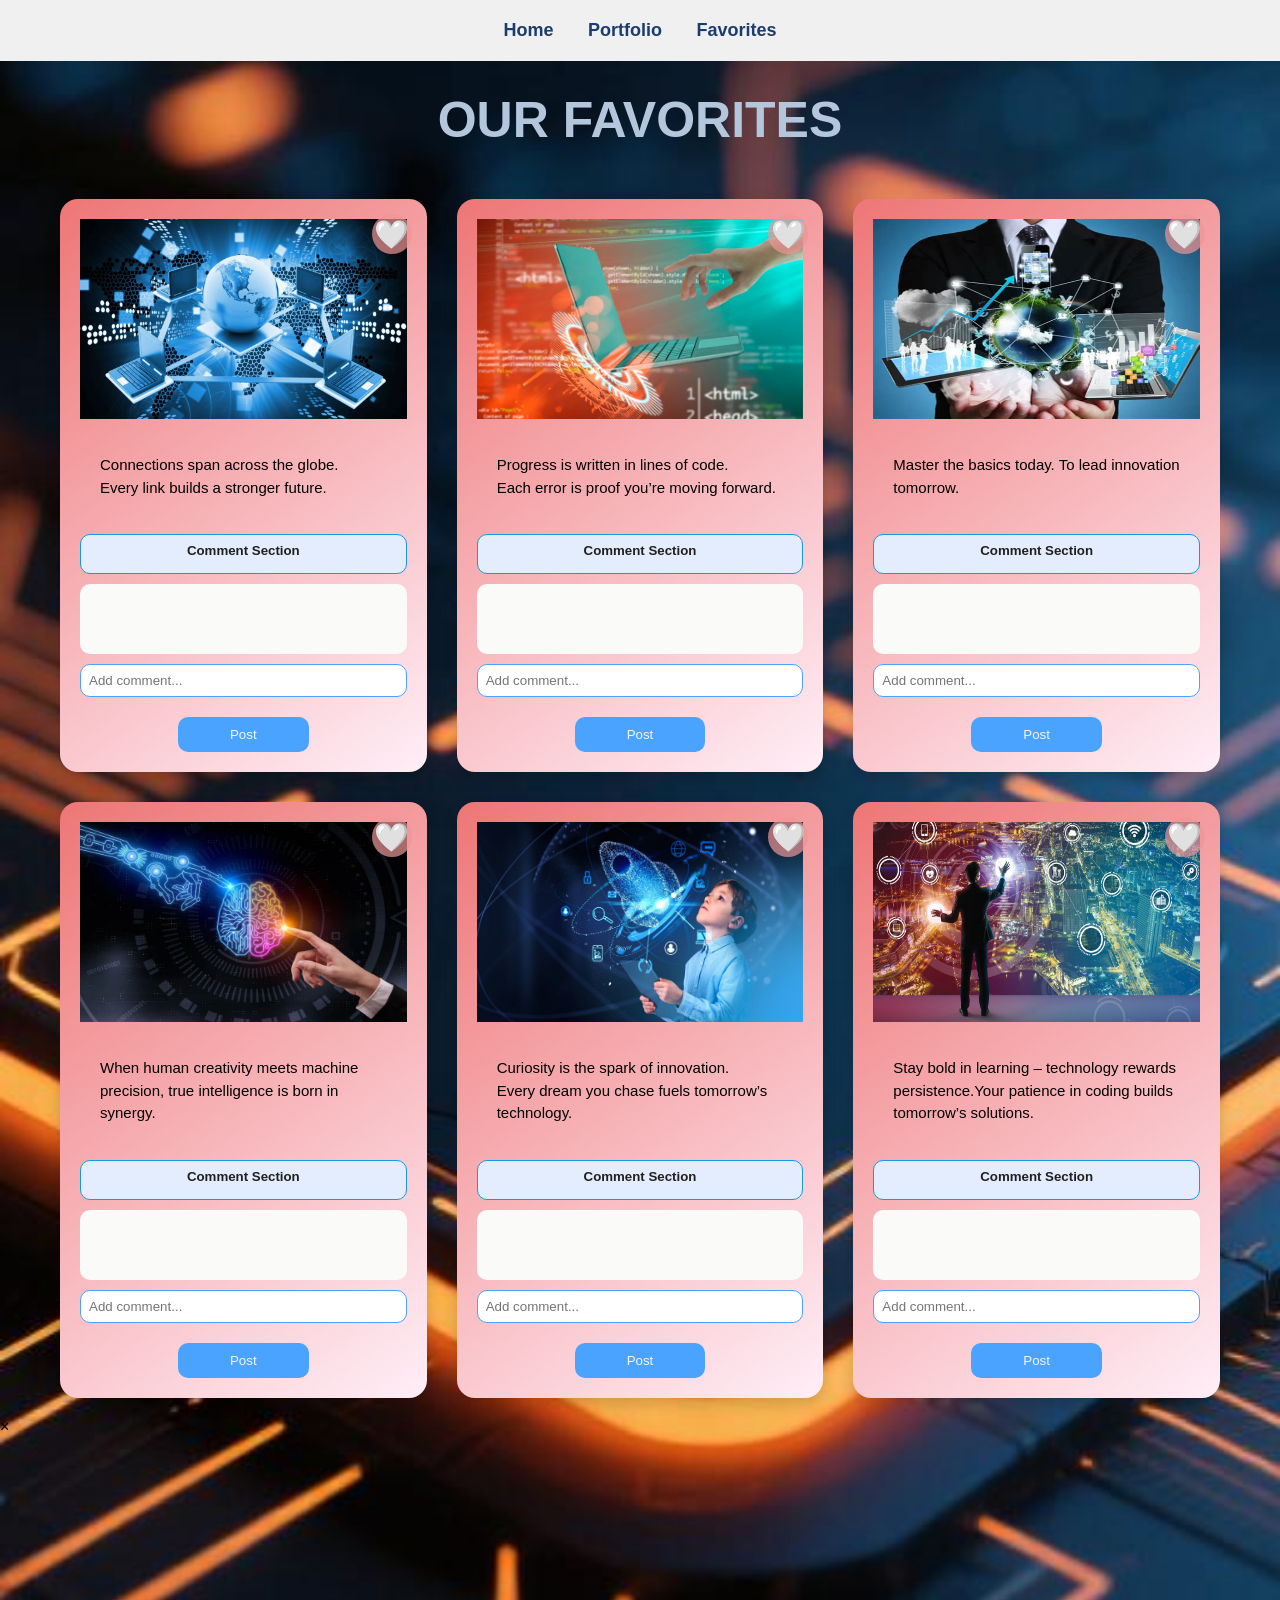
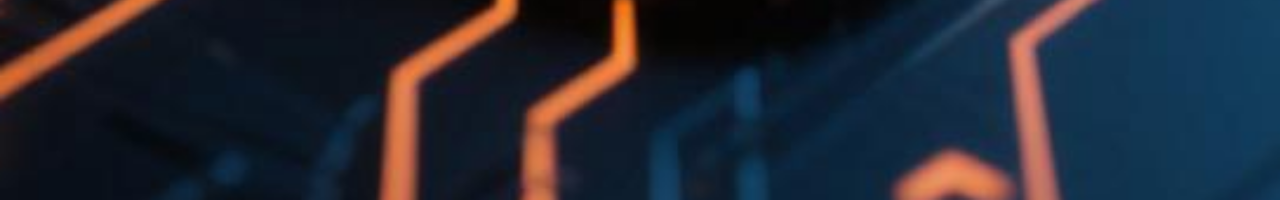
<file: favorites.html>
<!DOCTYPE html>
<html lang="en">
<head>
    <meta charset="UTF-8">
    <title>Favorites</title>
    <link rel="stylesheet" href="style.css">
</head>
<body>
    <nav>
        <a href="home.html">Home</a>
        <a href="portfolio.html">Portfolio</a>
        <a href="favorites.html">Favorites</a>
    </nav>

    <h1><b>OUR FAVORITES </b></h1>

    <div class="artwork-grid">
        <!-- CARD 1 -->
        <div class="artwork">
            <div class="placeholder-img">
                <img src="images/picture6.png" alt="">
            </div>
            <div class="heart1" onclick="toggleLike(this)">🤍</div>
            <p class="quote">Connections span across the globe.<br> Every link builds a stronger future.</p>
            <h5>Comment Section</h5>
            <div class="comments-section">
                <ul class="comments-list"></ul>
                <input class="comment-input" type="text" placeholder="Add comment...">
                <button onclick="addComment(this)">Post</button>
            </div>
        </div>

        <!-- CARD 2 -->
        <div class="artwork">
            <div class="placeholder-img">
                <img src="images/picture5.webp" alt="">
            </div>
            <div class="heart1" onclick="toggleLike(this)">🤍</div>
            <p class="quote">Progress is written in lines of code.<br> Each error is proof you’re moving forward.</p>
            <h5>Comment Section</h5>
            <div class="comments-section">
                <ul class="comments-list"></ul>
                <input class="comment-input" type="text" placeholder="Add comment...">
                <button onclick="addComment(this)">Post</button>
            </div>
        </div>

        <!-- CARD 3 -->
        <div class="artwork">
            <div class="placeholder-img">
                <img src="images/picture4.webp" alt="">
            </div>
            <div class="heart1" onclick="toggleLike(this)">🤍</div>
            <p class="quote">Master the basics today. To lead innovation tomorrow.</p>
            <h5>Comment Section</h5>
            <div class="comments-section">
                <ul class="comments-list"></ul>
                <input class="comment-input" type="text" placeholder="Add comment...">
                <button onclick="addComment(this)">Post</button>
            </div>
        </div>

        <!-- CARD 4 -->
        <div class="artwork">
            <div class="placeholder-img">
                <img src="images/picture3.webp" alt="">
            </div>
            <div class="heart1" onclick="toggleLike(this)">🤍</div>
            <p class="quote">When human creativity meets machine precision, true intelligence is born in synergy.</p>
            <h5>Comment Section</h5>
            <div class="comments-section">
                <ul class="comments-list"></ul>
                <input class="comment-input" type="text" placeholder="Add comment...">
                <button onclick="addComment(this)">Post</button>
            </div>
        </div>

        <!-- CARD 5 -->
        <div class="artwork">
            <div class="placeholder-img">
                <img src="images/picture2.jpg" alt="">
            </div>
            <div class="heart1" onclick="toggleLike(this)">🤍</div>
            <p class="quote">Curiosity is the spark of innovation.<br> Every dream you chase fuels tomorrow’s technology.</p>
            <h5>Comment Section</h5>
            <div class="comments-section">
                <ul class="comments-list"></ul>
                <input class="comment-input" type="text" placeholder="Add comment...">
                <button onclick="addComment(this)">Post</button>
            </div>
        </div>

        <!-- CARD 6 -->
        <div class="artwork">
            <div class="placeholder-img">
                <img src="images/picture1.jpg" alt="">
            </div>
            <div class="heart1" onclick="toggleLike(this)">🤍</div>
            <p class="quote">Stay bold in learning – technology rewards persistence.Your patience in coding builds tomorrow’s solutions.</p>
            <h5>Comment Section</h5>
            <div class="comments-section">
                <ul class="comments-list"></ul>
                <input class="comment-input" type="text" placeholder="Add comment...">
                <button onclick="addComment(this)">Post</button>
            </div>
        </div>
    </div>
        <div id="imageModal" class="modal" onclick="closeModal()">
        <span class="close" onclick="closeModal()">&times;</span>
        <img class="modal-content" id="enlargedImage">
    </div>

    <!-- HEART BUBBLE CONTAINER (for floating hearts) -->
    <div id="bubble-area"></div>
    
    <script>
        // Image hover to enlarge	
	function enlargeImage(element) {
		const modal = document.getElementById('imageModal');
		const modalImg = document.getElementById('enlargedImage');
		const img = element.querySelector('img');
		
		modal.style.display = "block";
		modalImg.src = img.src;
	}

	function closeModal() {
        document.getElementById('imageModal').style.display = "none";
    }

        function toggleLike(element){

            if(element.textContent=="🤍"){
                element.textContent="❤️";

                for(let i=0;i<40;i++){

                    let heart=document.createElement("div");
                    heart.className="bubble-heart";
                    heart.innerHTML="❤️";

                    heart.style.left=Math.random()*100+"vw";
                    heart.style.fontSize=(Math.random()*40+30)+"px";

                    document.getElementById("bubble-area").appendChild(heart);

                    setTimeout(()=>{
                        heart.remove();
                    },6000);

                }

            }
            else{
                element.textContent="🤍";
            }

        }

        /* ADD COMMENT */
        function addComment(button){

            let commentInput=button.previousElementSibling;
            let text=commentInput.value.trim();

            if(text!=""){

            let list=button.parentElement.querySelector(".comments-list");

            let li=document.createElement("li");

            li.textContent=text;

            list.appendChild(li);

            commentInput.value="";

            }  
        }

    </script>
</body>
</html>
</file>
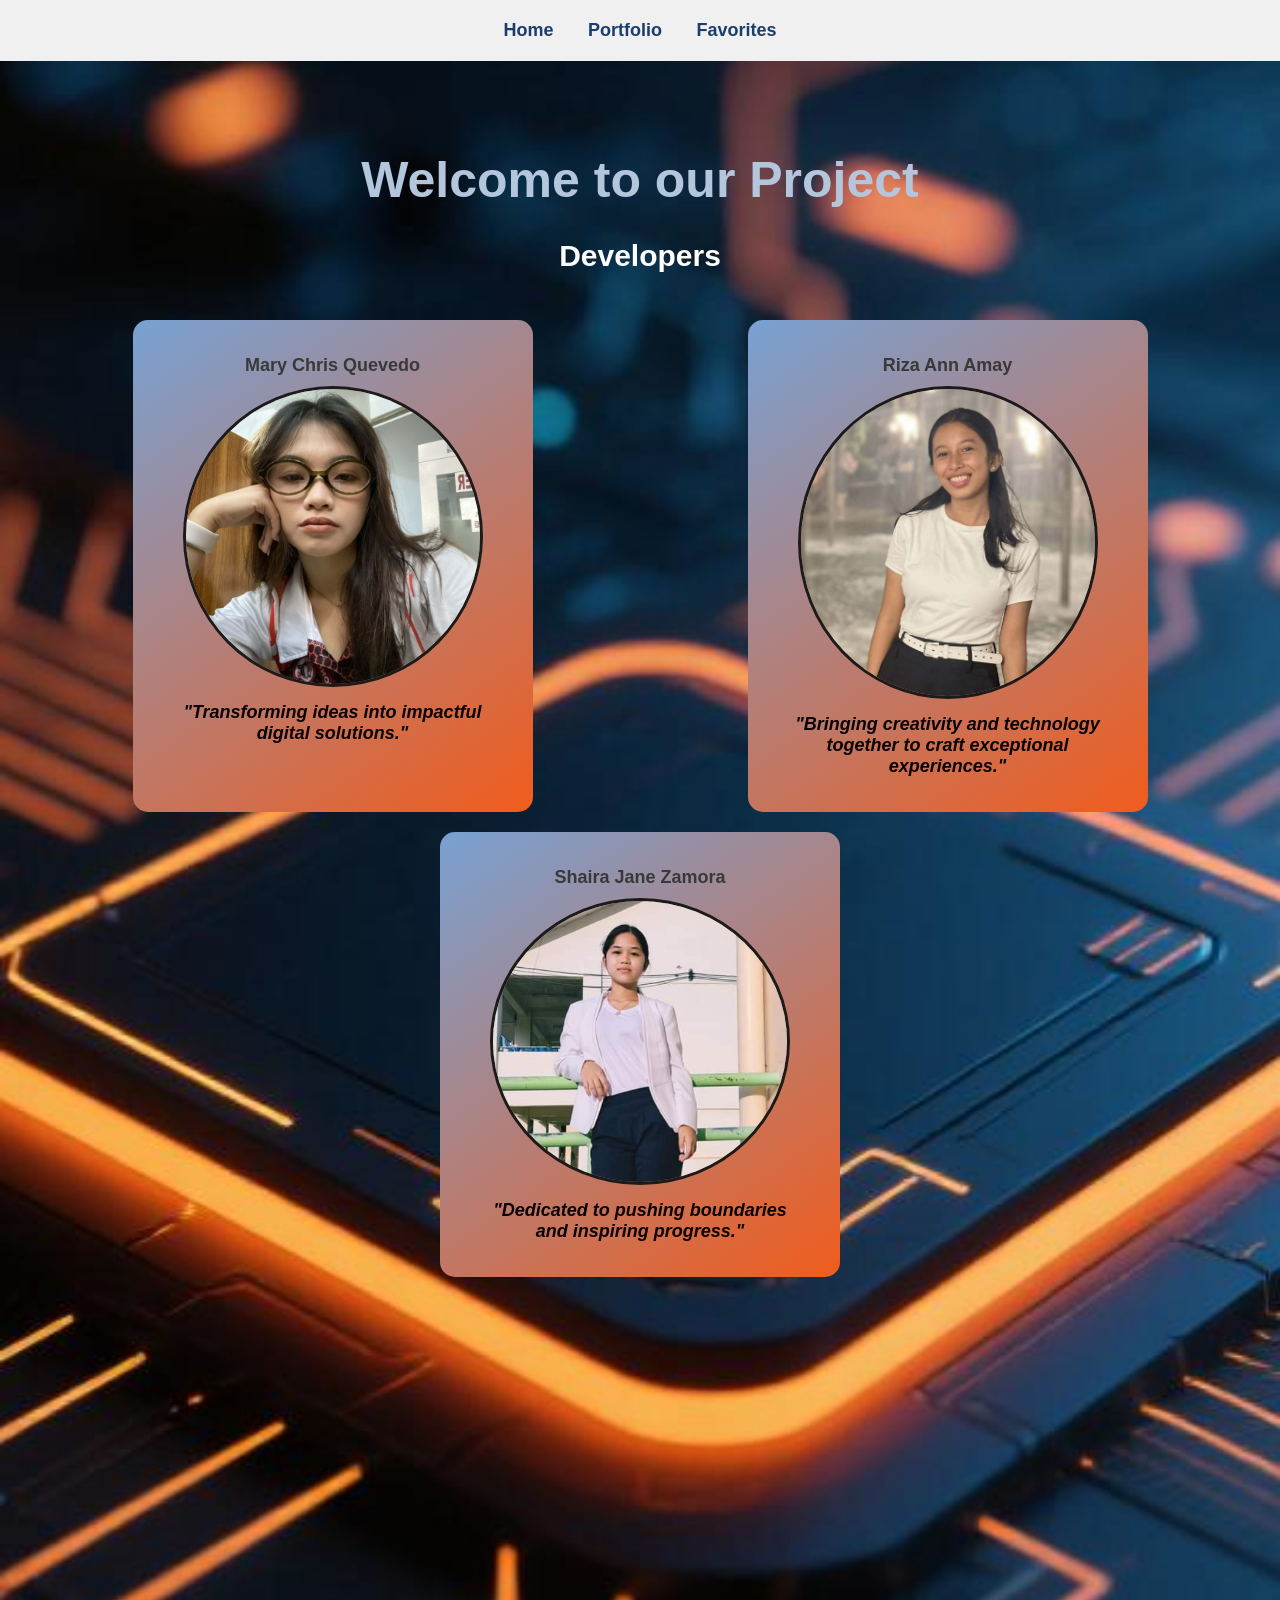
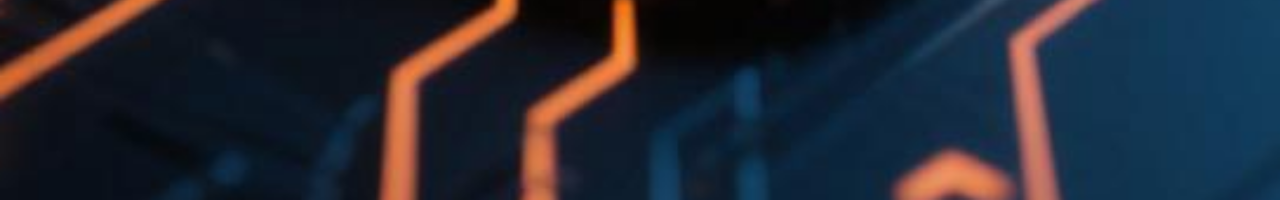
<file: home.html>
<!DOCTYPE html>
<html lang="en">
<head>
    <meta charset="UTF-8">
    <meta name="viewport" content="width=device-width, initial-scale=1.0">
    <link rel="stylesheet" href="style.css">
</head>
<nav>
    <a href="home.html">Home</a>
    <a href="portfolio.html">Portfolio</a>
    <a href="favorites.html">Favorites</a>
</nav>
<body>
    <section id="home" class="section">
        <div class="home-container">
            <h1>Welcome to our Project</h1>
            <p class="tagline">Developers</p>          
            <div class="developers-container">              
                <div class="developer-card">
                    <h3>Mary Chris Quevedo</h3>
                    <div class="profile-image">
                    <img src="images/chris.jpg" alt="Mary Chris Quevedo" />
                    </div>
                    <p class="bio">
                    "Transforming ideas into impactful digital solutions."
                    </p>
                </div>
                <div class="developer-card">
                    <h3>Riza Ann Amay</h3>
                    <div class="profile-image">
                    <img src="images/amay.jpg" alt="Riza Ann Amay" />
                    </div>
                    <p class="bio">
                    "Bringing creativity and technology together to craft exceptional experiences."
                    </p>
                </div>
                <div class="developer-card">
                    <h3>Shaira Jane Zamora</h3>
                    <div class="profile-image">
                    <img src="images/shaira.png" alt="Shaira Jane Zamora" />
                    </div>
                    <p class="bio">
                    "Dedicated to pushing boundaries and inspiring progress."                       
                    </p>
                    </div>
                </div>
        </body>
    </html>
</file>
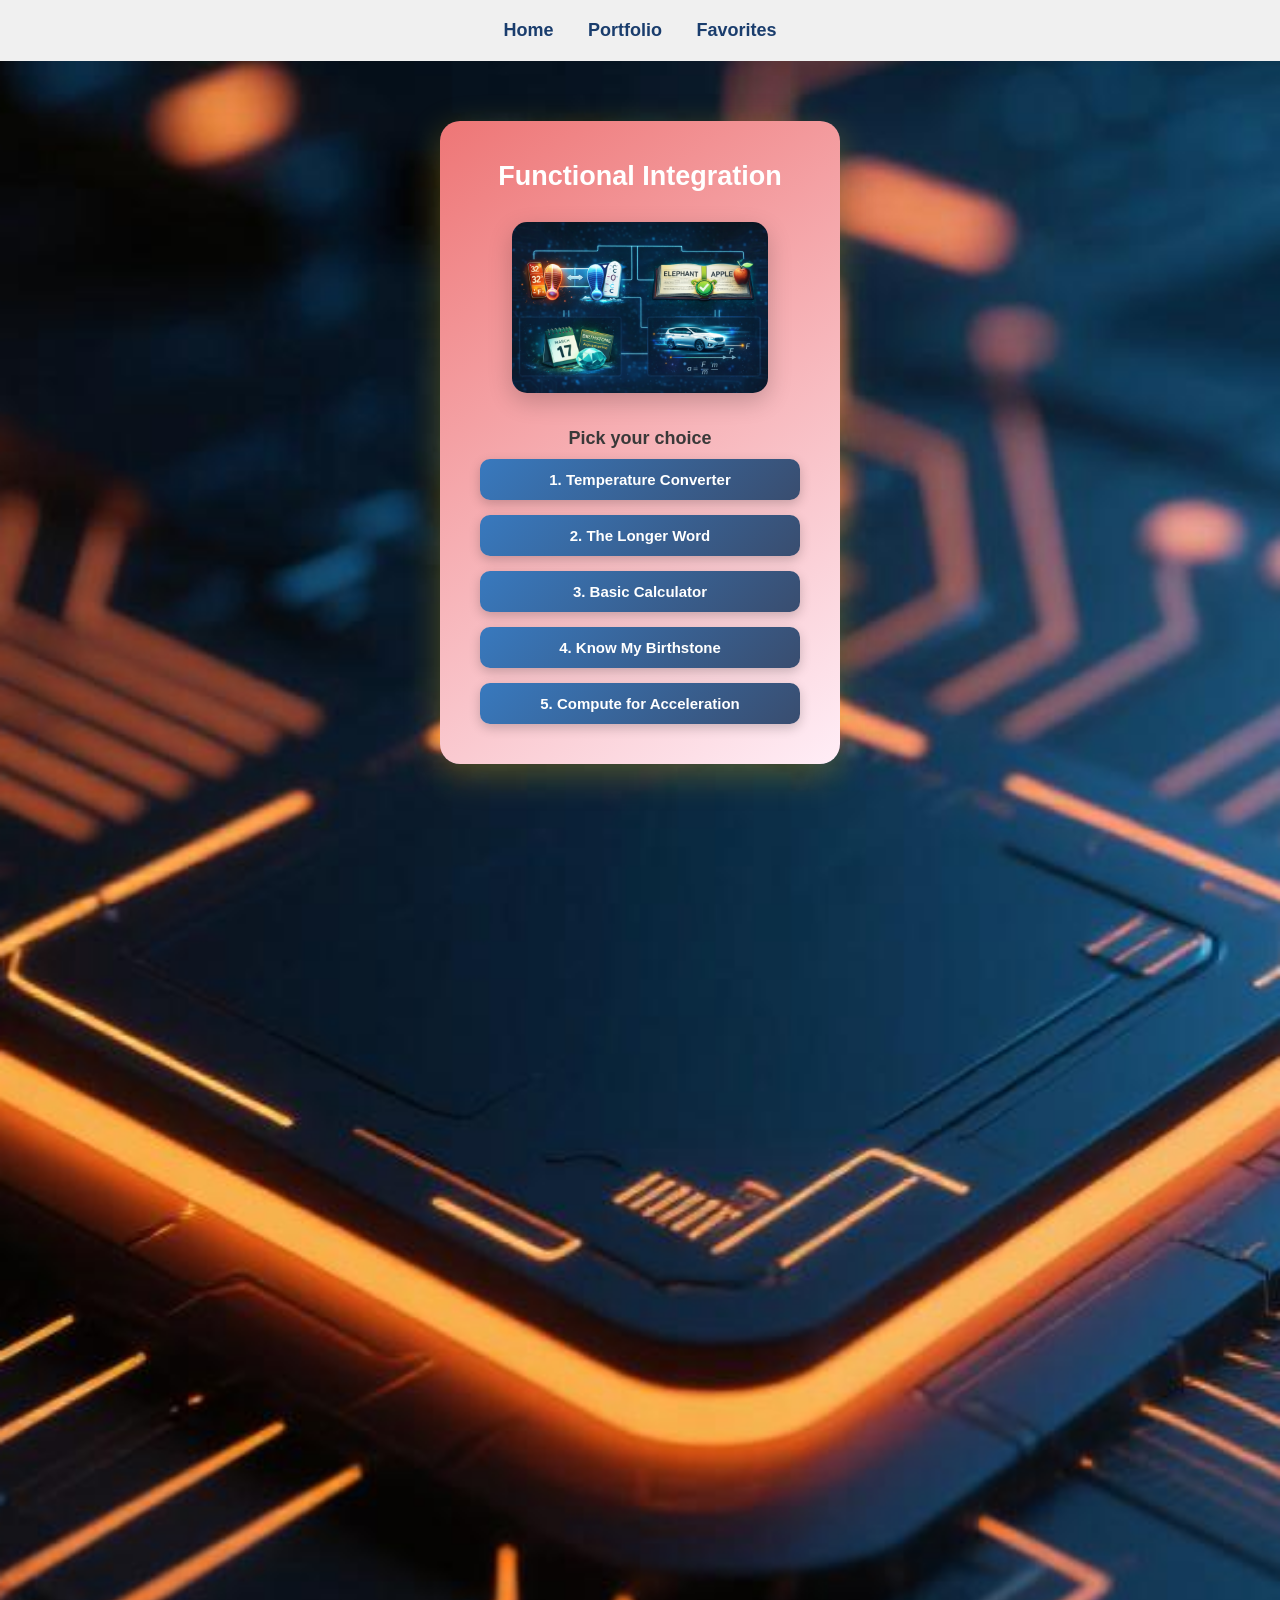
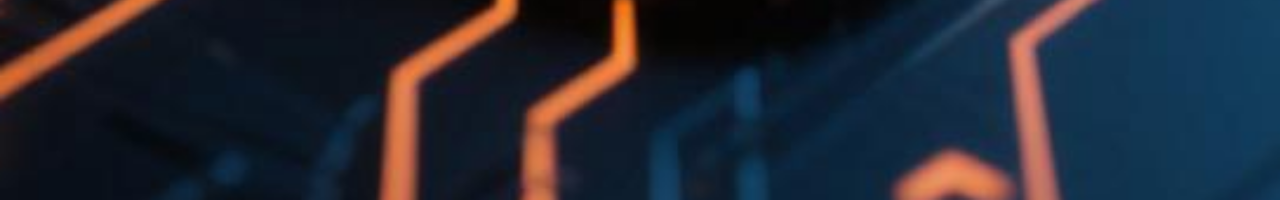
<file: portfolio.html>
<!DOCTYPE html>
<html lang="en">
<head>
    <meta charset="UTF-8">
    <title>Portfolio</title>
    <meta name="viewport" content="width=device-width, initial-scale=1.0">
    <link rel="stylesheet" href="style.css">
</head>

    <body>

    <nav>
        <a href="home.html">Home</a>
        <a href="portfolio.html">Portfolio</a>
        <a href="favorites.html">Favorites</a>
    </nav>

        <section id="portfolio">

            <div class="card">
                <h2>Functional Integration</h2>

                <div class="poster-container">
                    <img src="images/poster.png" alt="Functional Integration Poster">
                </div>

                <h3 class="subtitle">Pick your choice</h3>

                <div class="portfolio-buttons">

                    <button onclick="ComputeTemperature()">1. Temperature Converter</button>

                    <button onclick="TheLongerWord()">2. The Longer Word</button>

                    <button onclick="basicCalculator()">3. Basic Calculator</button>

                    <button onclick="showUserBirthStone()">4. Know My Birthstone</button>

                    <button onclick="acceleration()">5. Compute for Acceleration</button>

                </div>

            </div>

        </section>

        <script src="script.js"></script>

    </body>
</html>
</file>
<file: style.css>
/* RESET */
*{
margin:0;
padding:0;
box-sizing:border-box;
font-family:Arial, sans-serif;
}

/* BODY */
body {
  background-image: url('images/bggg.png');
  background-size:cover; 
  background-repeat: no-repeat;
  background-position: center;
  height: 200vh; 
}
body h1 {
  color: #b3c6dc;
  font-weight: 900;
  font-size:50px;
}
p.tagline {
  color: #fffefe;
  font-weight: bold;
  font-size: 30px;
}
section {
  color: white;
  font-size: xx-large;
  font-weight: bold;
  text-align: center;
}

/* NAVIGATION */
nav{
text-align:right;
padding:20px;
background:rgba(196, 136, 91, 0.6);
backdrop-filter:blur(10px);
}

nav a{
text-decoration:none;
color:#2d2918;
margin:0 10px;
font-weight:bold;
transition:0.3s;
}

nav a:hover{
color:#b3c6dc;
}

.navbar ul{
list-style:none;
display:flex;
gap:20px;
}

.navbar a{
color:#694a22;
text-decoration:none;
font-size:18px;
font-weight:bold;
}

.navbar a:hover{
color:#ff66cc;
}

.tagline{
font-size:1.2rem;
color:#444;
margin-bottom:2rem;
}

.intro{
max-width:800px;
margin:0 auto 3rem;
text-align:left;
}

.intro h2{
color:#ff4da6;
margin-bottom:1rem;
}

/* DEVELOPERS */
.developers-container{
display:flex;
justify-content:space-around;
flex-wrap:wrap;
padding:5px;
}

.developer-card{
background:linear-gradient(145deg,#78a1d3,#f15c1c);
border-radius:15px;
box-shadow:0 6px 15px srgba(235, 190, 118, 0.952);
width:400px;
padding:35px;
margin:10px;
text-align:center;
transition:transform 0.5s,box-shadow 0.5s;
}

.developer-card:hover{
transform:translateY(-10px) scale(1.03);
box-shadow:0 15px 25px rgba(0,0,0,0.2);
}

h3{
margin-top:0;
margin-bottom:15px;
font-size:1.0em;
color:#292a31;
}

.profile-image img{
max-width:300px;
border-radius:50%;
margin-bottom:10px;
border:3.0px solid #1c1b19;
}

.bio{
font-style:italic;
font-weight: bold;
font-size:1.0em;
color:#080000;
}

/* SECTIONS */
section{
padding:60px 20px;
text-align:center;
font-size: large;
font-weight: bold;

}

/* PORTFOLIO */
#portfolio{
display:flex;
justify-content:center;
align-items:center;
min-height:70vh;
}



h3{
    color: #3a3939;
    margin-bottom: 10px;
}

/* CARD */
.card{
background:linear-gradient(145deg,#ee7676,#ffeef7);
padding:40px;
border-radius:20px;
width:400px;
box-shadow:0 10px 35px rgba(241, 195, 12, 0.3);
}

/* PORTFOLIO BUTTONS */
.portfolio-buttons{
display:flex;
flex-direction:column;
gap:15px;
}

.portfolio-buttons button{
padding:12px;
font-size:15px;
font-weight: bold;
border-radius:10px;
border:none;
background:linear-gradient(135deg,#3879be,#394d6f);
color:white;
cursor:pointer;
transition:0.3s;
box-shadow:0 4px 12px rgba(0,0,0,0.2);
}

.portfolio-buttons button:hover{
background:linear-gradient(135deg,#e09a0c,#f7559b);
transform:translateY(-3px);
}

/* POSTER */
.poster-container{
text-align:center;
margin:30px 0;
}

.poster-container img{
width:80%;
max-width:700px;
border-radius:15px;
box-shadow:0 8px 25px rgba(0,0,0,0.2);
transition:transform 0.3s;
}

.poster-container img:hover{
transform:scale(1.05);
}

/* FAVORITES PAGE */

*{
    margin:0;
    padding:0;
    box-sizing:border-box;
}

body{
    font-family:Arial, sans-serif;
    background-color:#d6b16b;
}

h1{
    text-align:center;
    color:#1a3d6d;
    margin:30px 0;
    font-size: medium;
}

/* NAVIGATION */
nav{
    text-align:center;
    padding:20px;
    background:#f0f0f0;
}

nav a{
    margin:0 15px;
    text-decoration:none;
    color:#1a3d6d;
    font-weight:bold;
    font-size:18px;
}

nav a:hover{
    color:#4aa3ff;
}

/* GRID */
.artwork-grid{
    display:grid;
    grid-template-columns:repeat(3,1fr);
    gap:30px;
    max-width:1200px;
    margin:auto;
    padding:20px;
}

/* CARD */
.artwork{
    background:linear-gradient(145deg,#ee7676,#ffeef7);
    padding:20px;
    border-radius:18px;
    box-shadow:0 6px 15px rgba(0,0,0,0.15);
    position:relative;
    
}

/* IMAGE */
.placeholder-img{
    width:100%;
    height:200px;
    border-radius:8px;
    overflow:visible;
    cursor:pointer;
    margin-bottom:15px;
    display: block;
    position: relative;

}

.placeholder-img img{
    width:100%;
    height:100%;
    object-fit:fill;
    transform: 0.4s;
    z-index: 10000;
    
}

/* HOVER ENLARGE IMAGE */
.placeholder-img:hover{
    transform: scale(1.6);
    z-index: 9999;
}

.placeholder-img:hover img{
    opacity: 1;
    z-index: 10000;
    border-radius: 18px;
    

}

/* FADE OTHER CARDS */
.artwork-grid:has(.placeholder-img:hover) .artwork{
    opacity:1;
}

.artwork:has(.placeholder-img:hover){
    opacity:1;
}

/* HEART */
.heart1{
    position:absolute;
    top:15px;
    right:15px;
    font-size:28px;
    cursor:pointer;
    background:rgba(240, 150, 150, 0.7);
    width:40px;
    height:40px;
    border-radius:50%;
    display:flex;
    align-items:center;
    justify-content:center;
}

/* QUOTE */
.quote{
    background:#e4edfe(207 78% 5%);
    padding:20px;
    border-radius:10px;
    font-size:15px;
    margin-bottom:15px;
    line-height:1.5;
    border-color: #e4edfe;
}

/* COMMENTS */
.comments-list{
    list-style: none;
    background:#fafaf9;
    padding:10px;
    border-radius:10px;
    min-height:70px;
    margin-bottom:10px;

}

.comments-list:hover {
    background-color: #f8828e;  
    color: #fff;                 
    cursor: pointer;             
    transition: background-color 0.3s ease, color 0.3s ease;
}


h5{
    padding:8px;
    border:1px solid #ccc;
    border-radius:10px;
    text-align: center;
    color :#221f1f;
    min-height:40px;
    margin-bottom:10px;
    border-color:#1599e6;
    background-color:#e4edfe;
    
}

h5:hover{
    background-color:rgb(224, 117, 117);
    color:#221f1f;
    border-color:#1599e6;
    cursor:pointer;
}

.comment-input{
    width:100%;
    padding:8px;
    border-radius:10px;
    border:1px solid #4aa3ff;
    margin-bottom:20px;
}


.comments-section button{
    width:40%;
    padding:10px;
    border-radius:10px;
    border: none;
    background:#4aa3ff;
    color:rgb(248, 243, 243);
    cursor:pointer;
    display: block;
    margin: auto;
}

.comments-section button:hover{
   background-color: rgb(224, 117, 117);
   border-color: #6a8cff;
}

/* RESPONSIVE */
@media (max-width:900px){
    .artwork-grid{
        grid-template-columns:repeat(2,1fr);
    }
}

@media (max-width:500px){
    .artwork-grid{
        grid-template-columns:1fr;
    }
}

/* HEART BUBBLE ANIMATION STYLE */
#bubble-area{
    position:fixed;
    bottom:0;
    left:0;
    width:100%;
    height:100%;
    pointer-events:none;
}

/* bubble hearts */
.bubble-heart{
    position:absolute;
    bottom:0;
    font-size:20px;
    animation:floatHeart 3s ease-out forwards;
}

@keyframes floatHeart{

    0%{
        transform:translateY(0) scale(1);
        opacity:1;
    }

    100%{
        transform:translateY(-1200px) scale(1.5);
        opacity:0;
    }

}
</file>
